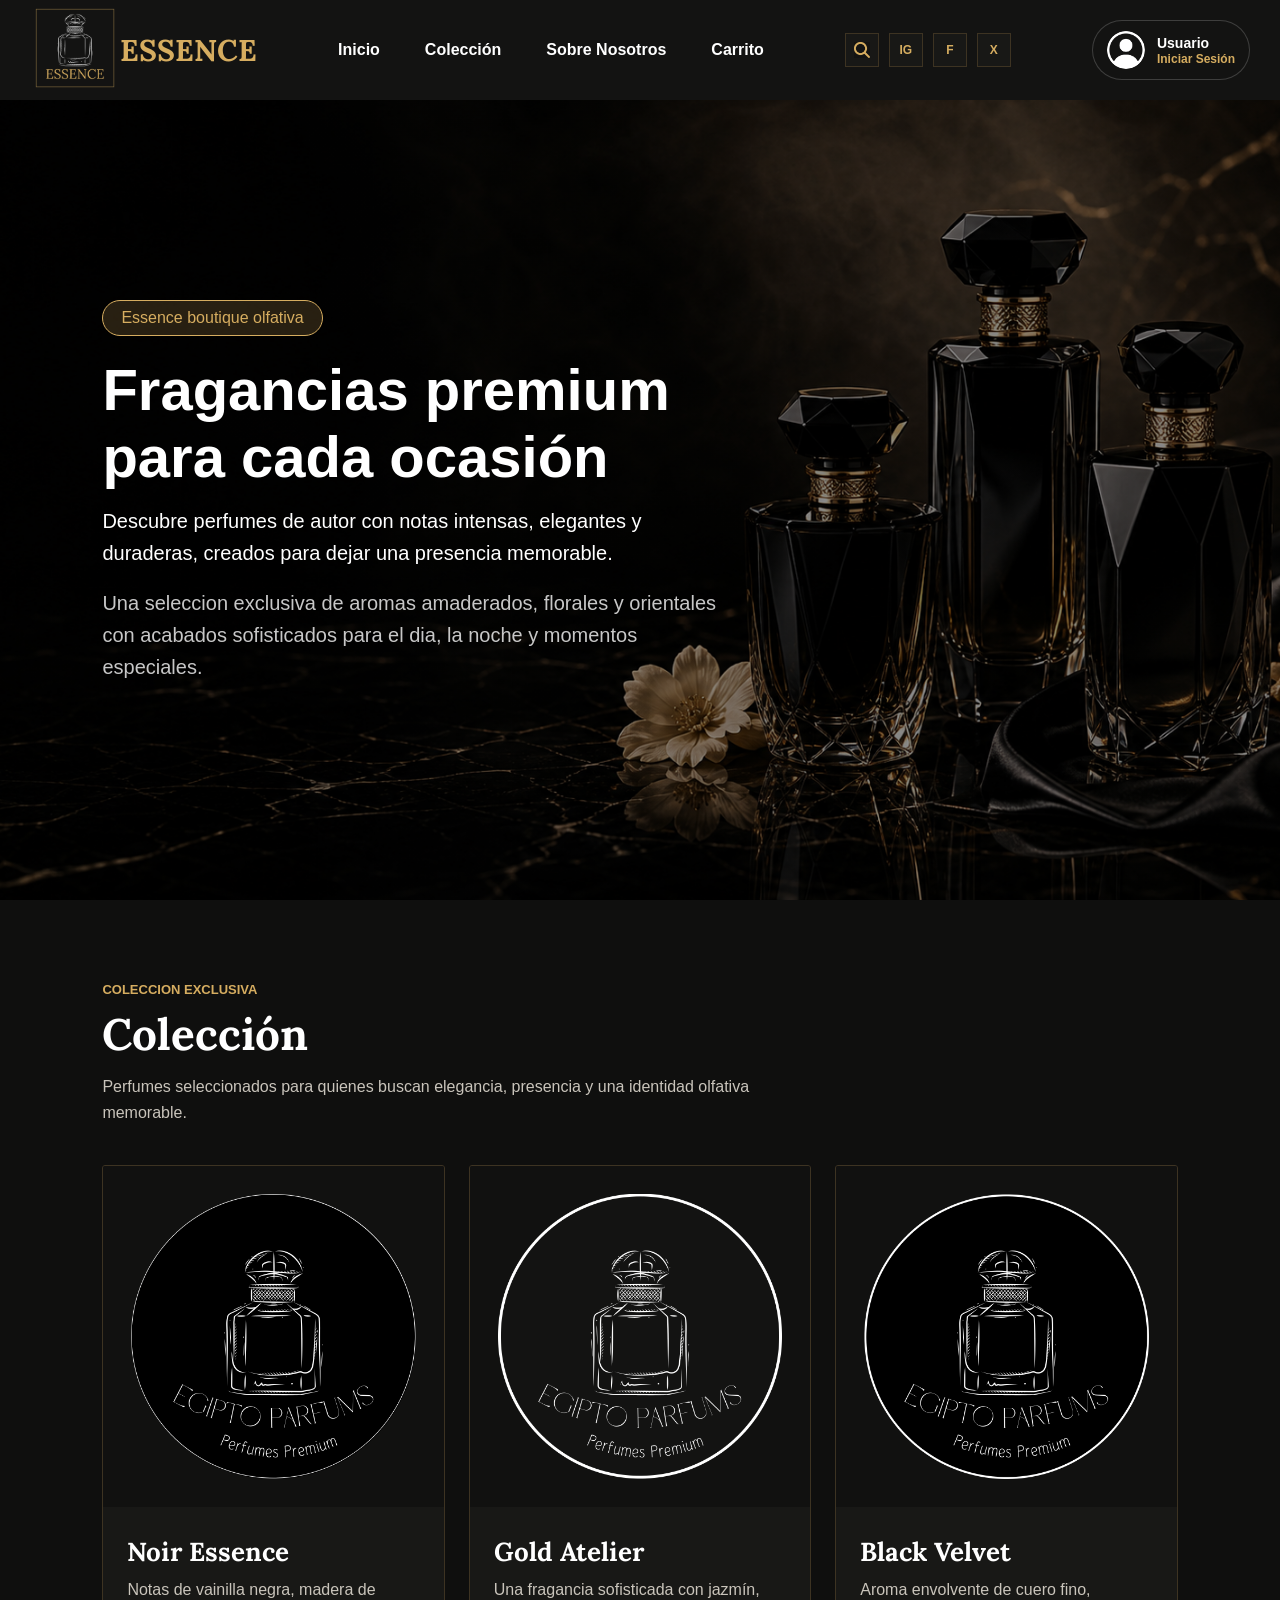
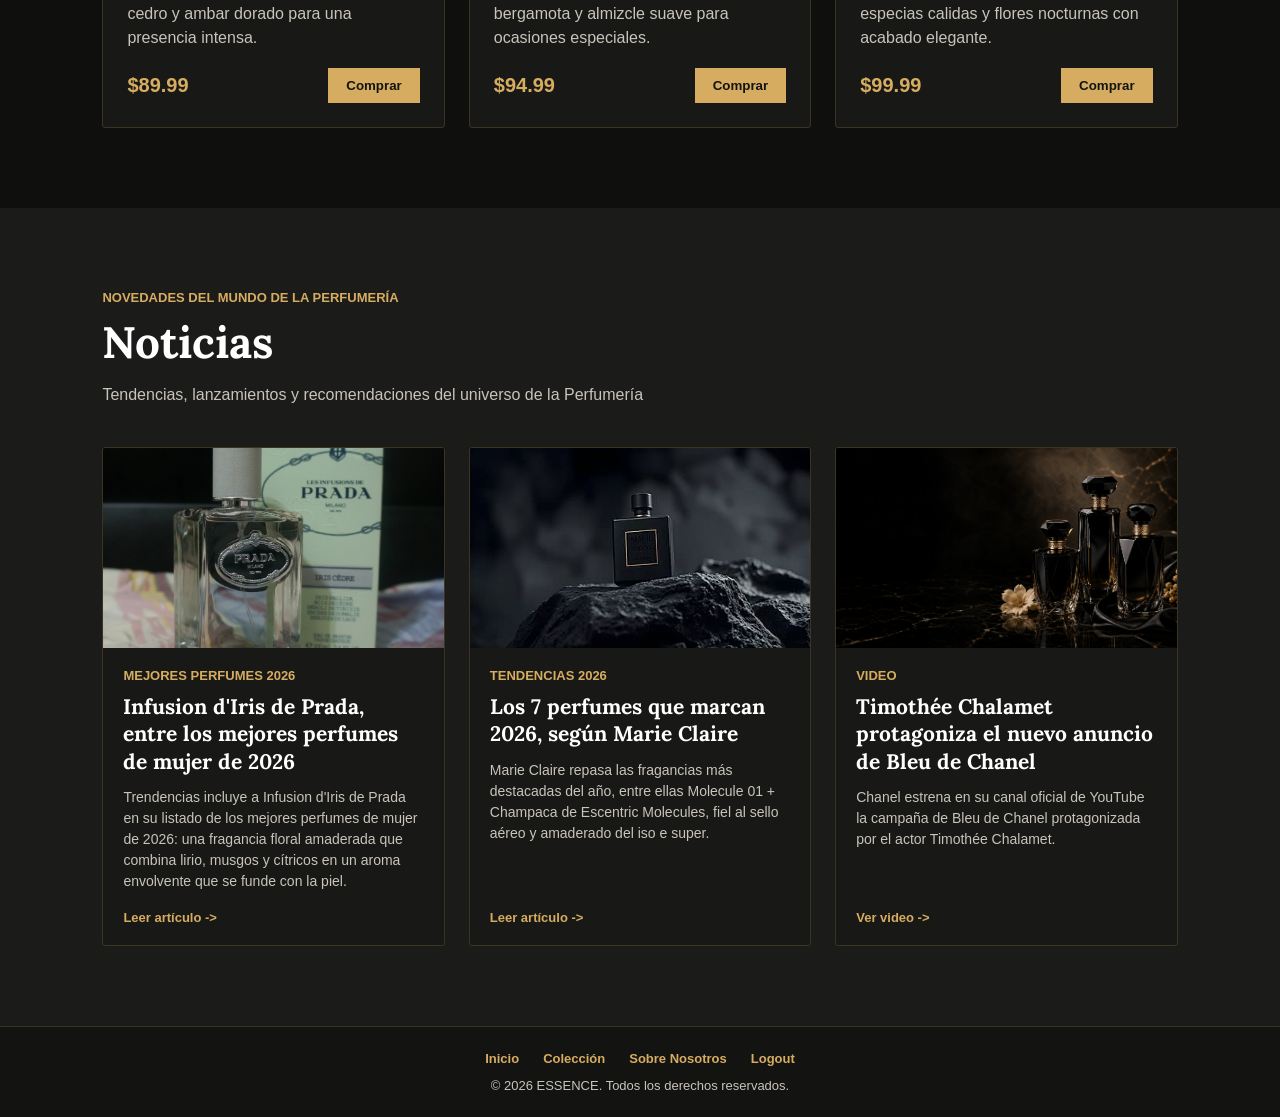
<file: src/main/webapp/index.html>
<!DOCTYPE html>
<html lang="en">
<head>
    <meta charset="UTF-8">
    <meta name="viewport" content="width=device-width, initial-scale=1.0">
    <title>Mahmoud Parfums</title>
    <link rel="stylesheet" href="css/style.css">
    <link rel="preconnect" href="https://fonts.googleapis.com">
    <link rel="preconnect" href="https://fonts.gstatic.com" crossorigin>
    <link href="https://fonts.googleapis.com/css2?family=Lora:ital,wght@0,400..700;1,400..700&display=swap" rel="stylesheet">
</head>
<body>
    
    <header>
        <nav>
            <div class="logo">
                <a href="">
                    <img src="assets/logo.png">
                </a>
                <a href=""><h2>ESSENCE</h2></a>
            </div>
            <div class="nav-links">
                <a href="index.html">Inicio</a>
                <a href="productos.html">Colección</a>
                <a href="">Sobre Nosotros</a>
                <a href="">Carrito</a>
            </div>
            <div class="top-icons">
                <a href="https://www.google.com" aria-label="Buscar en Google">
                    <img src="assets/lupa.png" alt="Buscar" class="search-icon">
                </a>
                <a href="https://www.instagram.com" aria-label="Instagram">IG</a>
                <a href="https://www.facebook.com" aria-label="Facebook">F</a>
                <a href="https://www.x.com" aria-label="X">X</a>
            </div>
            <div class="perfil">
                <img src="assets/IconoPerfil.png" alt="Icono de perfil">
                <div class="perfil-info">
                    <h4>Usuario</h4>
                    <a href="login.html">Iniciar Sesión</a>
                </div>
            </div>
        </nav>

        <section class="hero">
            <div class="hero-content">
                <div class="tag">
                    Essence boutique olfativa
                </div>

                <h1>Fragancias premium para cada ocasión</h1>

                <p>
                    Descubre perfumes de autor con notas intensas, elegantes y duraderas, creados para dejar una presencia memorable.
                </p>

                <p style="color: #ffffffc7;">
                    Una seleccion exclusiva de aromas amaderados, florales y orientales con acabados sofisticados para el dia, la noche y momentos especiales.
                </p>

            </div>
        </section>
    </header>

    <main>
        <section class="coleccion" id="coleccion">
            <div class="section-title">
                <span>Coleccion exclusiva</span>
                <h2>Colección</h2>
                <p>Perfumes seleccionados para quienes buscan elegancia, presencia y una identidad olfativa memorable.</p>
            </div>

            <div class="cards-coleccion">
                <article class="card-perfume">
                    <img src="assets/LogoPerfume.png" alt="Perfume Noir Essence">
                    <div class="card-info">
                        <h3>Noir Essence</h3>
                        <p>Notas de vainilla negra, madera de cedro y ambar dorado para una presencia intensa.</p>
                        <div class="card-compra">
                            <p class="precio">$89.99</p>
                            <button type="button">Comprar</button>
                        </div>
                    </div>
                </article>

                <article class="card-perfume">
                    <img src="assets/LogoPerfume1.png" alt="Perfume Gold Atelier">
                    <div class="card-info">
                        <h3>Gold Atelier</h3>
                        <p>Una fragancia sofisticada con jazmín, bergamota y almizcle suave para ocasiones especiales.</p>
                        <div class="card-compra">
                            <p class="precio">$94.99</p>
                            <button type="button">Comprar</button>
                        </div>
                    </div>
                </article>

                <article class="card-perfume">
                    <img src="assets/LogoPerfume (1).png" alt="Perfume Black Velvet">
                    <div class="card-info">
                        <h3>Black Velvet</h3>
                        <p>Aroma envolvente de cuero fino, especias calidas y flores nocturnas con acabado elegante.</p>
                        <div class="card-compra">
                            <p class="precio">$99.99</p>
                            <button type="button">Comprar</button>
                        </div>
                    </div>
                </article>
            </div>
        </section>

        <section class="news">
            <div class="section-title">
                <span>Novedades del Mundo de la Perfumería</span>
                <h2>Noticias</h2>
                <p>Tendencias, lanzamientos y recomendaciones del universo de la Perfumería</p>
            </div>
            <div class="news-collection">
                <article class="news-cards">
                    <img src="assets/prada-infusion-iris.jpg" alt="Prada Infusion d'Iris">
                    <div class="news-info">
                        <span>Mejores perfumes 2026</span>
                        <h3>Infusion d'Iris de Prada, entre los mejores perfumes de mujer de 2026</h3>
                        <p>Trendencias incluye a Infusion d'Iris de Prada en su listado de los mejores perfumes de mujer de 2026: una fragancia floral amaderada que combina lirio, musgos y cítricos en un aroma envolvente que se funde con la piel.</p>
                        <a href="https://www.trendencias.com/belleza/32-mejores-perfumes-para-mujer-2026-huelen-espectacular-no-pasan-desapercibidos" target="_blank" rel="noopener">Leer artículo -></a>
                    </div>
                </article>

                <article class="news-cards">
                    <img src="assets/banner1.jpg" alt="Molecule 01 + Champaca de Escentric Molecules">
                    <div class="news-info">
                        <span>Tendencias 2026</span>
                        <h3>Los 7 perfumes que marcan 2026, según Marie Claire</h3>
                        <p>Marie Claire repasa las fragancias más destacadas del año, entre ellas Molecule 01 + Champaca de Escentric Molecules, fiel al sello aéreo y amaderado del iso e super.</p>
                        <a href="https://www.marie-claire.es/belleza/mejores-perfumes-nuevos-2026.html" target="_blank" rel="noopener">Leer artículo -></a>
                    </div>
                </article>

                <article class="news-cards">
                    <img src="assets/banner-perfumes-negros-elegantes.png" alt="Anuncio de Bleu de Chanel con Timothée Chalamet">
                    <div class="news-info">
                        <span>Video</span>
                        <h3>Timothée Chalamet protagoniza el nuevo anuncio de Bleu de Chanel</h3>
                        <p>Chanel estrena en su canal oficial de YouTube la campaña de Bleu de Chanel protagonizada por el actor Timothée Chalamet.</p>
                        <a href="https://www.youtube.com/watch?v=OYR3VhXp8ZY" target="_blank" rel="noopener">Ver video -></a>
                    </div>
                </article>
            </div>
        </section>

    </main>

    <footer class="footer">
        <div class="footer-menu">
            <a href="index.html">Inicio</a>
            <a href="index.html#coleccion">Colección</a>
            <a href="contacto.html">Sobre Nosotros</a>
            <a href="login.html">Logout</a>
        </div>
        <p>&copy; 2026 ESSENCE. Todos los derechos reservados.</p>
    </footer>
</body>
</html>
</file>
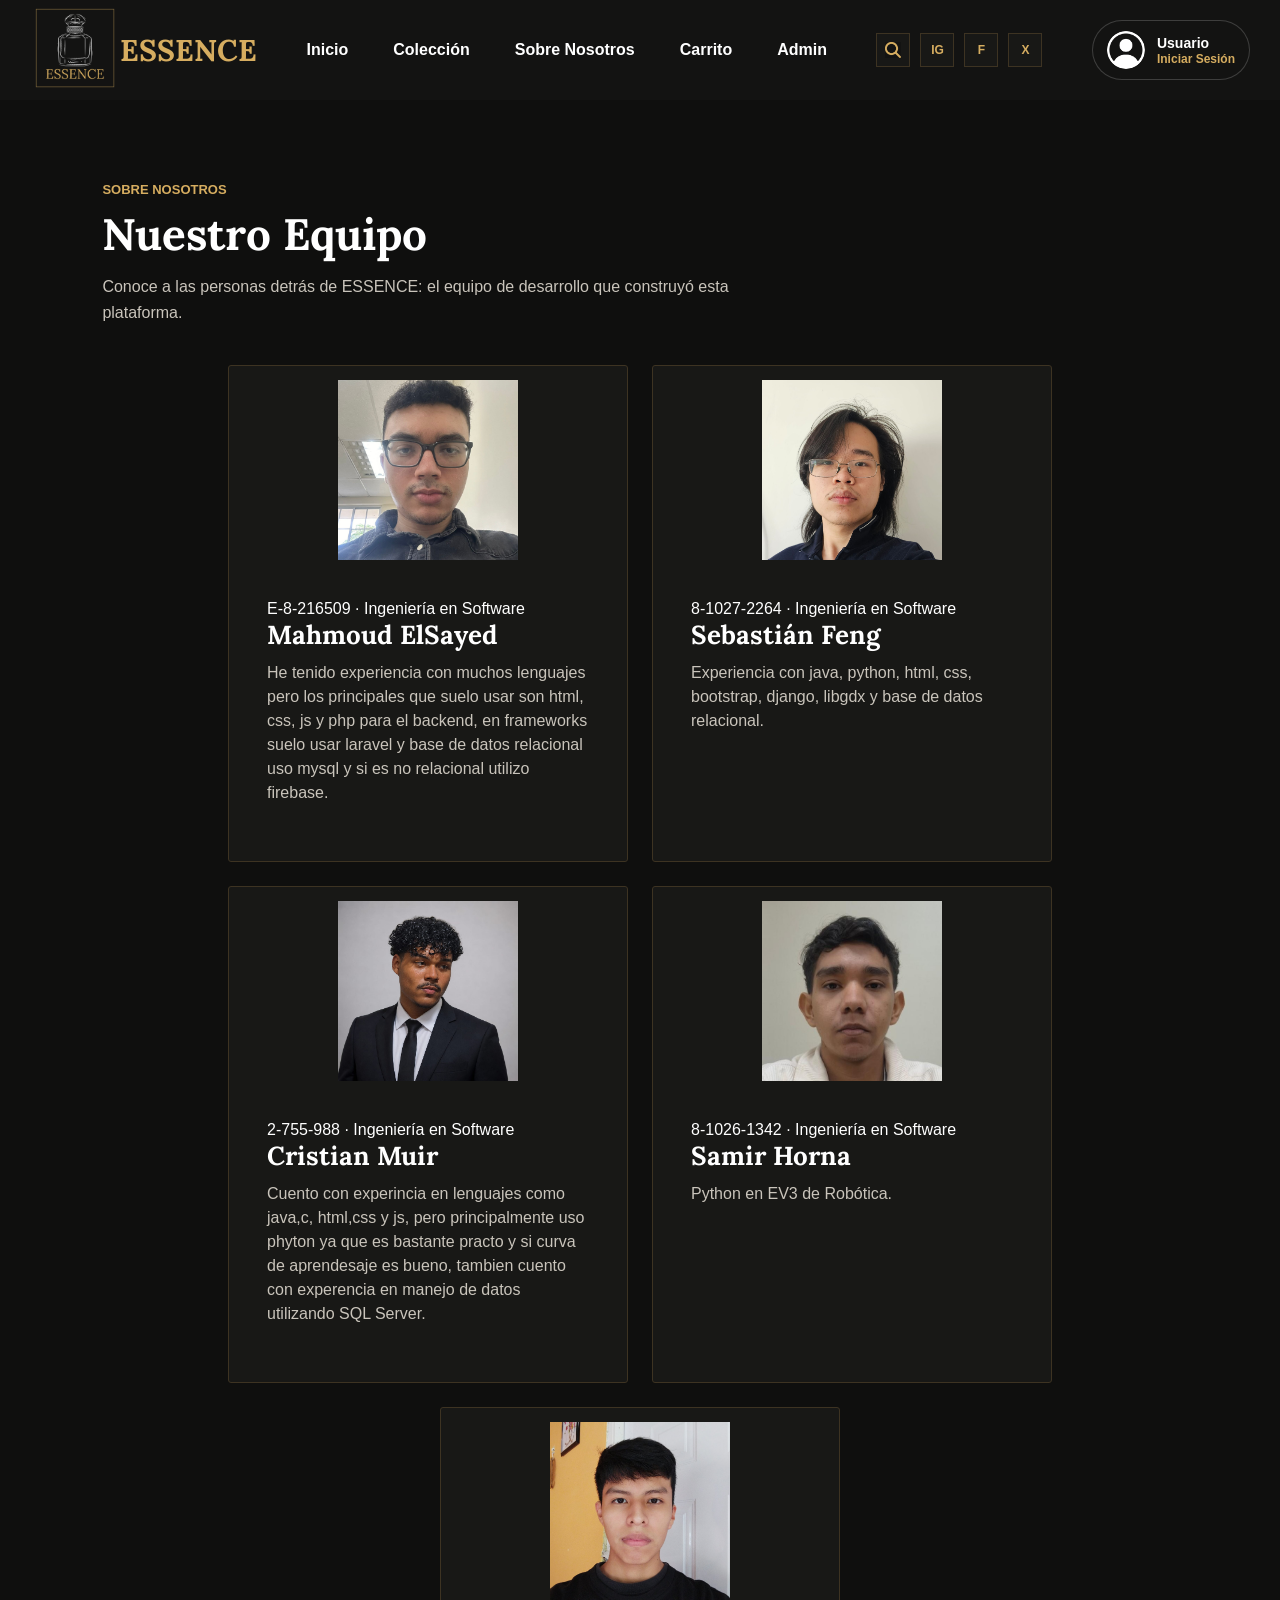
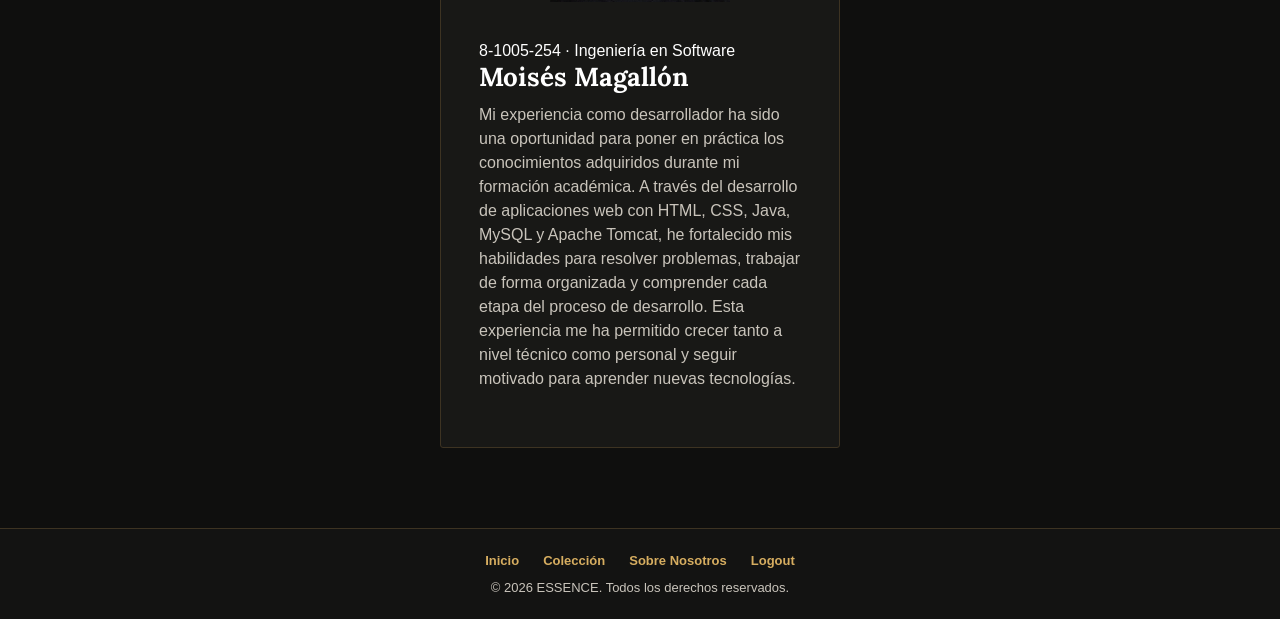
<file: src/main/webapp/contacto.html>
<!DOCTYPE html>
<html lang="en">
<head>
    <meta charset="UTF-8">
    <meta name="viewport" content="width=device-width, initial-scale=1.0">
    <title>Sobre Nosotros</title>
    <link rel="stylesheet" href="css/style.css">
    <link rel="preconnect" href="https://fonts.googleapis.com">
    <link rel="preconnect" href="https://fonts.gstatic.com" crossorigin>
    <link href="https://fonts.googleapis.com/css2?family=Lora:ital,wght@0,400..700;1,400..700&display=swap" rel="stylesheet">
</head>
<body>
    
    <!-- Banner superior: logo, menu de navegacion completo e iconos de busqueda/redes -->
    <header>
        <nav>
            <div class="logo">
                <a href="index.jsp">
                    <img src="assets/logo.png">
                </a>
                <a href="index.jsp"><h2>ESSENCE</h2></a>
            </div>
            <div class="nav-links">
                <a href="index.jsp">Inicio</a>
                <a href="productos.jsp">Colección</a>
                <a href="contacto.html">Sobre Nosotros</a>
                <a href="carrito.jsp">Carrito</a>
                <a href="admin.jsp">Admin</a>
            </div>
            <div class="top-icons">
                <a href="https://www.google.com">
                    <img src="assets/lupa.png" alt="Buscar" class="search-icon">
                </a>
                <a href="https://www.instagram.com">IG</a>
                <a href="https://www.facebook.com">F</a>
                <a href="https://www.x.com">X</a>
            </div>
            <div class="perfil">
                <img src="assets/IconoPerfil.png" alt="Icono de perfil">
                <div class="perfil-info">
                    <h4>Usuario</h4>
                    <a href="login.html">Iniciar Sesión</a>
                </div>
            </div>
        </nav>
    </header>

    <!-- Contenido principal: una tarjeta por integrante del equipo (foto, cedula, carrera y experiencia) -->
    <main>
        <section class="coleccion">
            <div class="section-title">
                <span>Sobre Nosotros</span>
                <h2>Nuestro Equipo</h2>
                <p>Conoce a las personas detrás de ESSENCE: el equipo de desarrollo que construyó esta plataforma.</p>
            </div>

            <div class="cards-coleccion-perfiles">
                <article class="cards-perfiles">
                    <img src="assets/mahmoud.jpeg" alt="Mahmoud">
                    <div class="card-info">
                        <span>E-8-216509 · Ingeniería en Software</span>
                        <h3>Mahmoud ElSayed</h3>
                        <p>
                            He tenido experiencia con muchos lenguajes pero los principales que suelo usar son html, css, js y php para el backend, en frameworks suelo usar laravel y base de datos relacional uso mysql y si es no relacional utilizo firebase.
                        </p>
                    </div>
                </article>

                <article class="cards-perfiles">
                    <img src="assets/sebas.jpeg" alt="Sebastian">
                    <div class="card-info">
                        <span>8-1027-2264 · Ingeniería en Software</span>
                        <h3>Sebastián Feng</h3>
                        <p>Experiencia con java, python, html, css, bootstrap, django, libgdx y base de datos relacional.</p>
                    </div>
                </article>

                <article class="cards-perfiles">
                    <img src="assets/cristian2.jpeg" alt="Cristian">
                    <div class="card-info">
                        <span>2-755-988 · Ingeniería en Software</span>
                        <h3>Cristian Muir</h3>
                        <p>
                            Cuento con experincia en lenguajes como java,c, html,css y js, pero principalmente uso phyton ya que es bastante practo y si curva de aprendesaje es bueno, tambien cuento con experencia en manejo de datos utilizando SQL Server.
                        </p>
                    </div>
                </article>

                <article class="cards-perfiles">
                    <img src="assets/samir.jpg" alt="Samir">
                    <div class="card-info">
                        <span>8-1026-1342 · Ingeniería en Software</span>
                        <h3>Samir Horna</h3>
                        <p>
                            Python en EV3 de Robótica.
                        </p>
                    </div>
                </article>

                <article class="cards-perfiles">
                    <img src="assets/Moises.jpg" alt="Moises">
                    <div class="card-info">
                        <span>8-1005-254 · Ingeniería en Software</span>
                        <h3>Moisés Magallón</h3>
                        <p>
                            Mi experiencia como desarrollador ha sido una oportunidad para poner en práctica los conocimientos adquiridos durante mi formación académica. 
                            A través del desarrollo de aplicaciones web con HTML, CSS, Java, MySQL y Apache Tomcat, he fortalecido mis habilidades para resolver problemas, trabajar de forma organizada y comprender cada etapa del proceso de desarrollo. 
                            Esta experiencia me ha permitido crecer tanto a nivel técnico como personal y seguir motivado para aprender nuevas tecnologías.
                        </p>
                    </div>
                </article>
            </div>
        </section>
    </main>

    <!-- Pie de pagina: version reducida del menu, copyright y logout -->
    <footer class="footer">
        <div class="footer-menu">
            <a href="index.jsp">Inicio</a>
            <a href="productos.jsp">Colección</a>
            <a href="contacto.html">Sobre Nosotros</a>
            <a href="logout.jsp">Logout</a>
        </div>
        <p>&copy; 2026 ESSENCE. Todos los derechos reservados.</p>
    </footer>
</body>
</html>
</file>
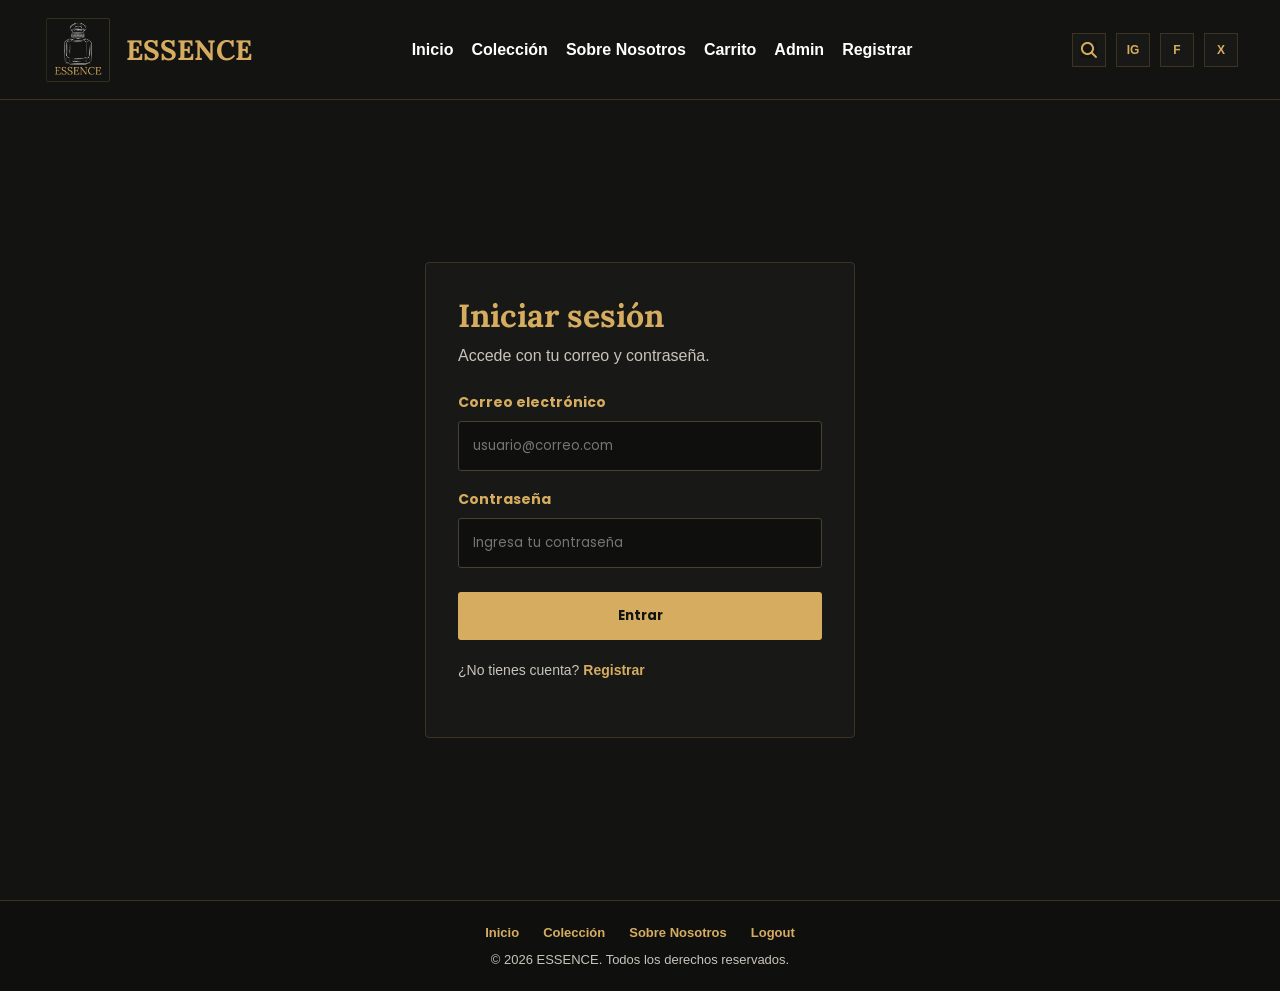
<file: src/main/webapp/login.html>
<!DOCTYPE html>
<html lang="en">
<head>
    <meta charset="UTF-8">
    <meta name="viewport" content="width=device-width, initial-scale=1.0">
    <title>Iniciar Sesión</title>
    <link rel="stylesheet" href="css/login.css">
    <link rel="preconnect" href="https://fonts.googleapis.com">
    <link rel="preconnect" href="https://fonts.gstatic.com" crossorigin>
    <link href="https://fonts.googleapis.com/css2?family=Lora:ital,wght@0,400..700;1,400..700&family=Poppins:wght@400;600;700&display=swap" rel="stylesheet">
</head>
<body>
    <!-- Banner superior: logo, menu de navegacion completo e iconos de busqueda/redes -->
    <header>
        <nav class="login-nav">
            <a href="index.jsp" class="logo">
                <img src="assets/logo.png" alt="Logo ESSENCE">
                <span>ESSENCE</span>
            </a>

            <div class="nav-links">
                <a href="index.jsp">Inicio</a>
                <a href="productos.jsp">Colección</a>
                <a href="contacto.html">Sobre Nosotros</a>
                <a href="carrito.jsp">Carrito</a>
                <a href="admin.jsp">Admin</a>
                <a href="registro.html">Registrar</a>
            </div>
            <div class="top-icons">
                <a href="https://www.google.com">
                    <img src="assets/lupa.png" alt="Buscar" class="search-icon">
                </a>
                <a href="https://www.instagram.com">IG</a>
                <a href="https://www.facebook.com">F</a>
                <a href="https://www.x.com">X</a>
            </div>
        </nav>
    </header>

    <!-- Contenido principal: formulario de inicio de sesion -->
    <main class="main-container">
        <section class="form-card">
            <h2>Iniciar sesión</h2>
            <p>Accede con tu correo y contraseña.</p>

            <form action="procesarLogin.jsp" method="post">
                <label for="login-email">Correo electrónico</label>
                <input type="email" id="login-email" name="login-email" placeholder="usuario@correo.com">

                <label for="login-password">Contraseña</label>
                <input type="password" id="login-password" name="login-password" placeholder="Ingresa tu contraseña">

                <button type="submit">Entrar</button>
            </form>

            <p class="form-link">¿No tienes cuenta? <a href="registro.html">Registrar</a></p>
        </section>
    </main>

    <!-- Pie de pagina: version reducida del menu, copyright y logout -->
    <footer class="footer">
        <div class="footer-menu">
            <a href="index.jsp">Inicio</a>
            <a href="productos.jsp">Colección</a>
            <a href="contacto.html">Sobre Nosotros</a>
            <a href="logout.jsp">Logout</a>
        </div>
        <p>&copy; 2026 ESSENCE. Todos los derechos reservados.</p>
    </footer>
</body>
</html>
</file>
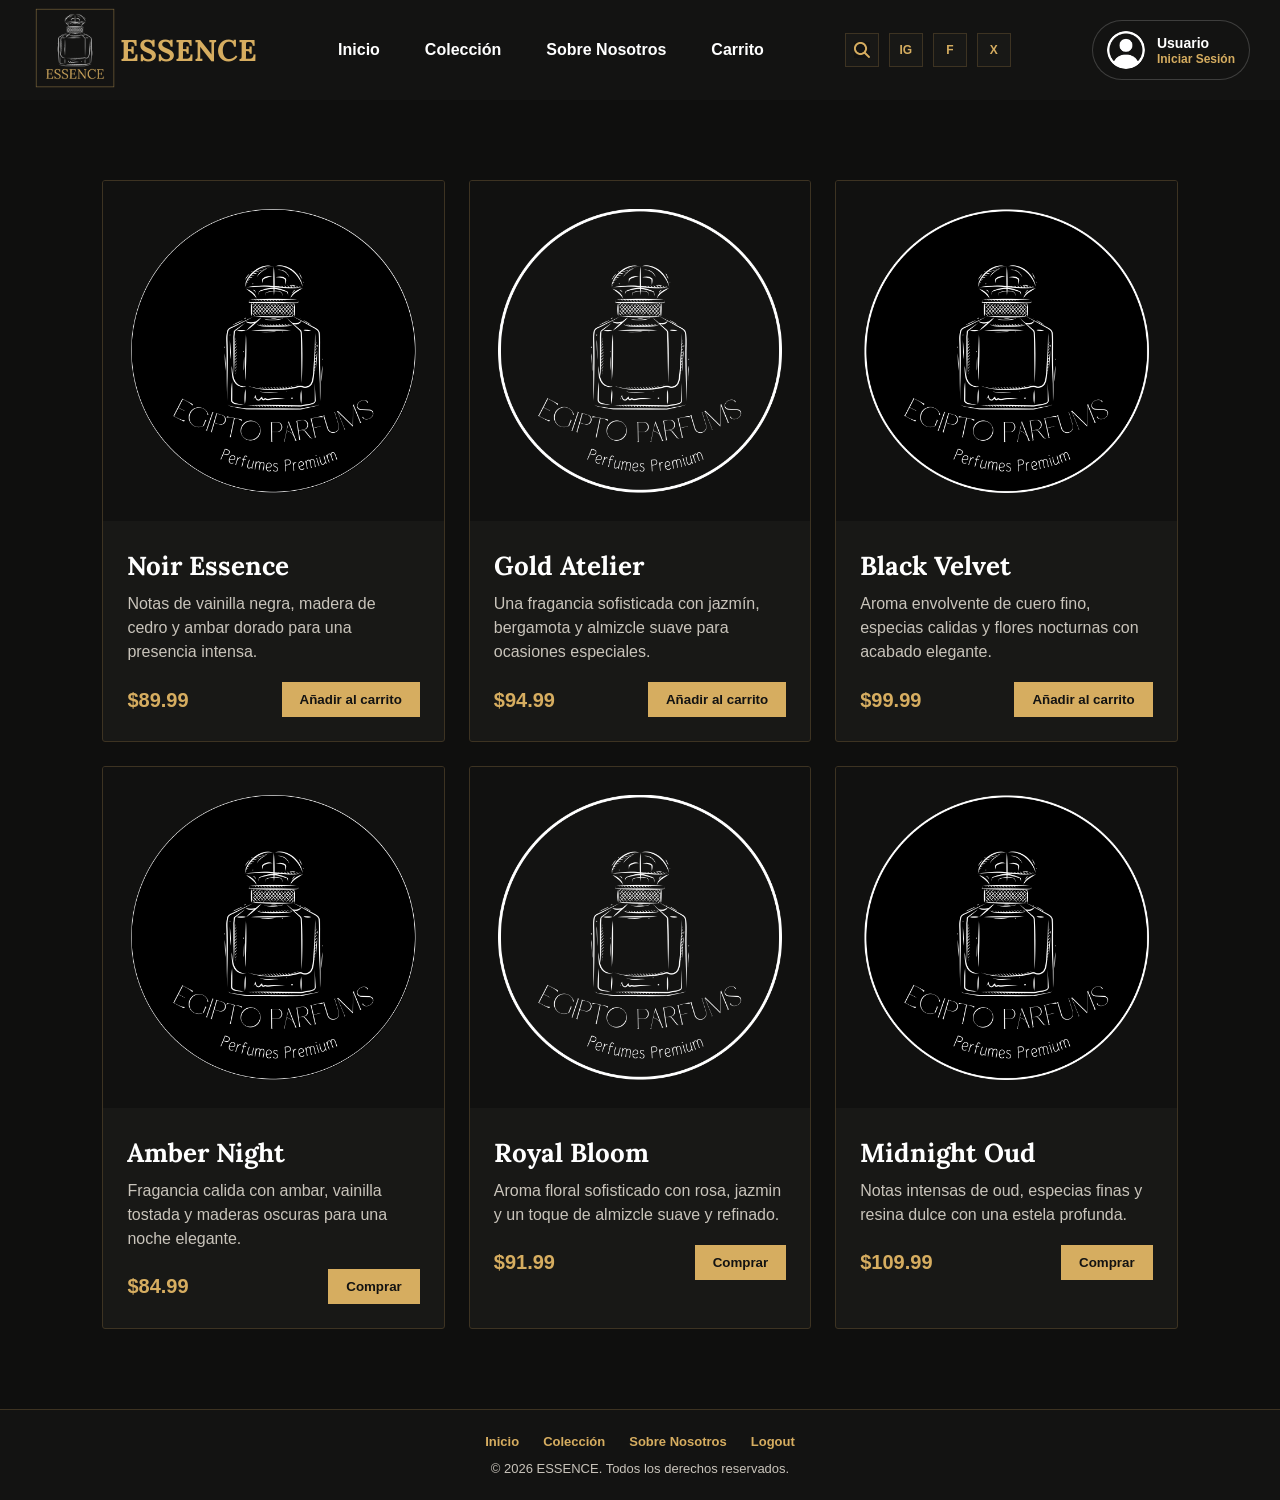
<file: src/main/webapp/productos.html>
<!DOCTYPE html>
<html lang="en">
<head>
    <meta charset="UTF-8">
    <meta name="viewport" content="width=device-width, initial-scale=1.0">
    <title>Colección</title>
    <link rel="stylesheet" href="css/style.css">
    <link rel="preconnect" href="https://fonts.googleapis.com">
    <link rel="preconnect" href="https://fonts.gstatic.com" crossorigin>
    <link href="https://fonts.googleapis.com/css2?family=Lora:ital,wght@0,400..700;1,400..700&display=swap" rel="stylesheet">
</head>
<body>
    
    <header>
        <nav>
            <div class="logo">
                <a href="">
                    <img src="assets/logo.png">
                </a>
                <a href=""><h2>ESSENCE</h2></a>
            </div>
            <div class="nav-links">
                <a href="index.html">Inicio</a>
                <a href="">Colección</a>
                <a href="">Sobre Nosotros</a>
                <a href="">Carrito</a>
            </div>
            <div class="top-icons">
                <a href="https://www.google.com" aria-label="Buscar en Google">
                    <img src="assets/lupa.png" alt="Buscar" class="search-icon">
                </a>
                <a href="https://www.instagram.com" aria-label="Instagram">IG</a>
                <a href="https://www.facebook.com" aria-label="Facebook">F</a>
                <a href="https://www.x.com" aria-label="X">X</a>
            </div>
            <div class="perfil">
                <img src="assets/IconoPerfil.png" alt="Icono de perfil">
                <div class="perfil-info">
                    <h4>Usuario</h4>
                    <a href="login.html">Iniciar Sesión</a>
                </div>
            </div>
        </nav>
    </header>

    <main>
        <section class="coleccion" id="coleccion">
            <div class="cards-coleccion">
                <article class="card-perfume">
                    <img src="assets/LogoPerfume.png" alt="Perfume Noir Essence">
                    <div class="card-info">
                        <h3>Noir Essence</h3>
                        <p>Notas de vainilla negra, madera de cedro y ambar dorado para una presencia intensa.</p>
                        <div class="card-compra">
                            <p class="precio">$89.99</p>
                            <button type="button">Añadir al carrito</button>
                        </div>
                    </div>
                </article>

                <article class="card-perfume">
                    <img src="assets/LogoPerfume1.png" alt="Perfume Gold Atelier">
                    <div class="card-info">
                        <h3>Gold Atelier</h3>
                        <p>Una fragancia sofisticada con jazmín, bergamota y almizcle suave para ocasiones especiales.</p>
                        <div class="card-compra">
                            <p class="precio">$94.99</p>
                            <button type="button">Añadir al carrito</button>
                        </div>
                    </div>
                </article>

                <article class="card-perfume">
                    <img src="assets/LogoPerfume (1).png" alt="Perfume Black Velvet">
                    <div class="card-info">
                        <h3>Black Velvet</h3>
                        <p>Aroma envolvente de cuero fino, especias calidas y flores nocturnas con acabado elegante.</p>
                        <div class="card-compra">
                            <p class="precio">$99.99</p>
                            <button type="button">Añadir al carrito</button>
                        </div>
                    </div>
                </article>

                <article class="card-perfume">
                    <img src="assets/LogoPerfume.png" alt="Perfume Amber Night">
                    <div class="card-info">
                        <h3>Amber Night</h3>
                        <p>Fragancia calida con ambar, vainilla tostada y maderas oscuras para una noche elegante.</p>
                        <div class="card-compra">
                            <p class="precio">$84.99</p>
                            <button type="button">Comprar</button>
                        </div>
                    </div>
                </article>

                <article class="card-perfume">
                    <img src="assets/LogoPerfume1.png" alt="Perfume Royal Bloom">
                    <div class="card-info">
                        <h3>Royal Bloom</h3>
                        <p>Aroma floral sofisticado con rosa, jazmin y un toque de almizcle suave y refinado.</p>
                        <div class="card-compra">
                            <p class="precio">$91.99</p>
                            <button type="button">Comprar</button>
                        </div>
                    </div>
                </article>

                <article class="card-perfume">
                    <img src="assets/LogoPerfume (1).png" alt="Perfume Midnight Oud">
                    <div class="card-info">
                        <h3>Midnight Oud</h3>
                        <p>Notas intensas de oud, especias finas y resina dulce con una estela profunda.</p>
                        <div class="card-compra">
                            <p class="precio">$109.99</p>
                            <button type="button">Comprar</button>
                        </div>
                    </div>
                </article>
            </div>
        </section>
    </main>

    <footer class="footer">
        <div class="footer-menu">
            <a href="index.html">Inicio</a>
            <a href="index.html#coleccion">Colección</a>
            <a href="contacto.html">Sobre Nosotros</a>
            <a href="login.html">Logout</a>
        </div>
        <p>&copy; 2026 ESSENCE. Todos los derechos reservados.</p>
    </footer>
</body>
</html>
</file>
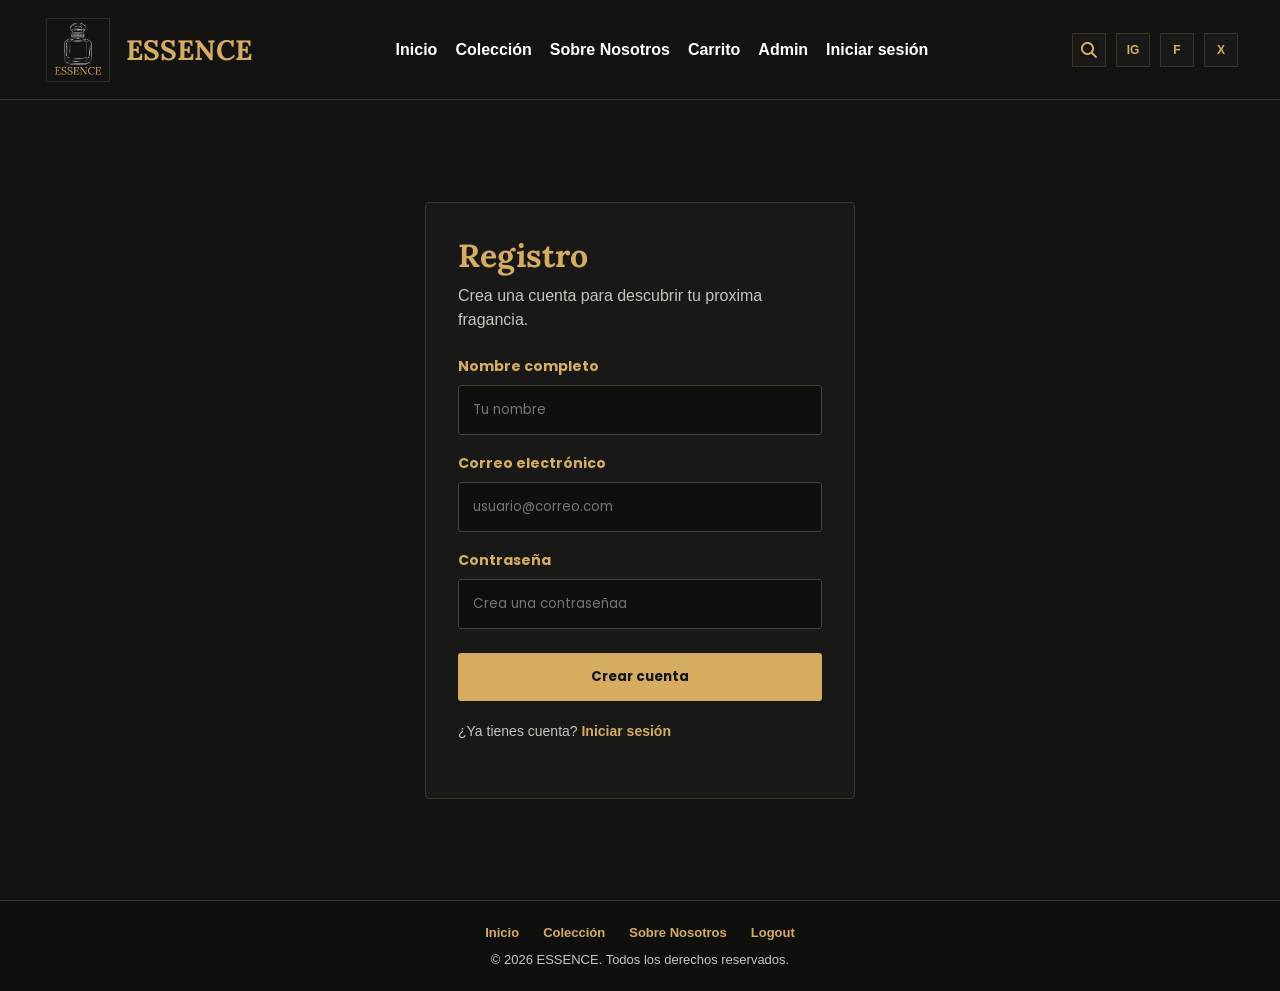
<file: src/main/webapp/registro.html>
<!DOCTYPE html>
<html lang="en">
<head>
    <meta charset="UTF-8">
    <meta name="viewport" content="width=device-width, initial-scale=1.0">
    <title>Registrar</title>
    <link rel="stylesheet" href="css/login.css">
    <link rel="preconnect" href="https://fonts.googleapis.com">
    <link rel="preconnect" href="https://fonts.gstatic.com" crossorigin>
    <link href="https://fonts.googleapis.com/css2?family=Lora:ital,wght@0,400..700;1,400..700&family=Poppins:wght@400;600;700&display=swap" rel="stylesheet">
</head>
<body>
    <!-- Banner superior: logo, menu de navegacion completo e iconos de busqueda/redes -->
    <header>
        <nav class="login-nav">
            <a href="index.jsp" class="logo">
                <img src="assets/logo.png" alt="Logo ESSENCE">
                <span>ESSENCE</span>
            </a>

            <div class="nav-links">
                <a href="index.jsp">Inicio</a>
                <a href="productos.jsp">Colección</a>
                <a href="contacto.html">Sobre Nosotros</a>
                <a href="carrito.jsp">Carrito</a>
                <a href="admin.jsp">Admin</a>
                <a href="login.html">Iniciar sesión</a>
            </div>
            <div class="top-icons">
                <a href="https://www.google.com">
                    <img src="assets/lupa.png" alt="Buscar" class="search-icon">
                </a>
                <a href="https://www.instagram.com">IG</a>
                <a href="https://www.facebook.com">F</a>
                <a href="https://www.x.com">X</a>
            </div>
        </nav>
    </header>

    <!-- Contenido principal: formulario de registro de un cliente nuevo -->
    <main class="main-container">
        <section class="form-card">
            <h2>Registro</h2>
            <p>Crea una cuenta para descubrir tu proxima fragancia.</p>

            <form action="procesarRegistro.jsp" method="post">
                <label for="register-name">Nombre completo</label>
                <input type="text" id="register-name" name="register-name" placeholder="Tu nombre">

                <label for="register-email">Correo electrónico</label>
                <input type="email" id="register-email" name="register-email" placeholder="usuario@correo.com">

                <label for="register-password">Contraseña</label>
                <input type="password" id="register-password" name="register-password" placeholder="Crea una contraseñaa">

                <button type="submit">Crear cuenta</button>
            </form>

            <p class="form-link">¿Ya tienes cuenta? <a href="login.html">Iniciar sesión</a></p>
        </section>
    </main>

    <!-- Pie de pagina: version reducida del menu, copyright y logout -->
    <footer class="footer">
        <div class="footer-menu">
            <a href="index.jsp">Inicio</a>
            <a href="productos.jsp">Colección</a>
            <a href="contacto.html">Sobre Nosotros</a>
            <a href="logout.jsp">Logout</a>
        </div>
        <p>&copy; 2026 ESSENCE. Todos los derechos reservados.</p>
    </footer>
</body>
</html>
</file>
<file: src/main/webapp/css/style.css>
* {
  margin: 0;
  padding: 0;
  box-sizing: border-box;
}

body {
  min-height: 100vh;
  background-color: #0f0f0e;
  font-family: Verdana, Geneva, Tahoma, sans-serif;
}
/* ------------------------------------------------------------------------
    SECCIÓN DE NAVEGACIÓN
    -----------------------------------------------------------------------*/
nav {
  display: flex;
  flex-direction: row;
  align-items: center;
  justify-content: space-between;

  width: 100%;
  height: 100px;
  background-color: #131312;
  position: relative;
  padding: 30px;
}

a {
  text-decoration: none;
  font-weight: bold;
}

.logo {
  display: flex;
  align-items: center;
}
.logo img {
  width: 90px;
  object-fit: contain;
}
.logo h2 {
  font-family: "Lora";
  color: #d6ad60;
  font-size: 30px;
}

.nav-links {
  list-style: none;
  display: flex;
  gap: 45px;
  margin: 0;
  padding: 0;
}

.nav-links a {
  color: white;
  
}

.top-icons {
  display: flex;
  align-items: center;
  gap: 10px;
}

.top-icons a {
  width: 34px;
  height: 34px;
  display: flex;
  align-items: center;
  justify-content: center;
  color: #d6ad60;
  border: 1px solid #3d3322;
  background-color: #181816;
  font-size: 12px;
}

.search-icon {
  width: 16px;
  height: 16px;
  object-fit: contain;
}


.perfil {
  display: flex;
  flex-direction: row;
  align-items: center;
  gap: 12px;
  min-width: 150px;
  padding: 10px 14px;
  border: 1px solid #ffffff2e;
  border-radius: 999px;
  background-color: #131312;
}

.perfil img {
  width: 38px;
  height: 38px;
  object-fit: contain;
  border-radius: 50%;
  background-color: #131312;
}

.perfil-info {
  display: flex;
  flex-direction: column;
  gap: 3px;
  line-height: 1;
}

.perfil-info h4 {
  color: white;
  font-size: 14px;
}

.perfil-info a {
  color: #d6ad60;
  font-size: 12px;
  font-weight: bold;
}

/* ------------------------------------------------------------------------
    HERO
    -----------------------------------------------------------------------*/

.hero {
  min-height: calc(100vh - 100px);

  background-image: linear-gradient(#00000073, #00000073),
                    url("../assets/banner-perfumes-negros-elegantes.png");
  background-size: cover;
  background-position: center;

  display: flex;
  align-items: center;
  justify-content: flex-start;

  color: white;
  text-align: left;
  padding: 0 8%;
}

.hero-content {
  max-width: 620px;
  padding: 20px 0;
}

.tag {
  display: inline-block;
  padding: 8px 18px;
  margin-bottom: 20px;

  color: #d6ad60;
  border: 1px solid #d6ad60;
  border-radius: 999px;
  background-color: #d6ad602e;
}

.hero h1 {
  font-size: 58px;
  margin-bottom: 15px;
}

.hero p {
  font-size: 20px;
  line-height: 1.6;
  margin-bottom: 18px;
}


/* ------------------------------------------------------------------------
    SECCIÓN DE COLECCIÓN DE PRODUCTOS
    -----------------------------------------------------------------------*/

.coleccion {
  padding: 80px 8%;
  background-color: #0f0f0e;
  color: white;
}

.section-title {
  max-width: 680px;
  margin-bottom: 40px;
}

.section-title span {
  color: #d6ad60;
  font-weight: bold;
  text-transform: uppercase;
  font-size: 13px;
}

.section-title h2 {
  font-family: "Lora";
  font-size: 44px;
  margin: 8px 0 12px;
}

.section-title p {
  color: #c9c4bb;
  line-height: 1.6;
}

.cards-coleccion {
  display: grid;
  grid-template-columns: repeat(3, 1fr);
  gap: 24px;
}

.card-perfume {
  background-color: #181816;
  border: 1px solid #3d3322;
  border-radius: 3px;
  overflow: hidden;
}

.card-perfume img {
  width: 100%;
  height: 280;
  object-fit: cover;
  padding: 28px;
  background-color: #111110;
}

.card-info {
  padding: 24px;
}

.card-info h3 {
  font-family: "Lora";
  font-size: 26px;
  margin-bottom: 10px;
}

.card-info p {
  color: #c9c4bb;
  line-height: 1.5;
  margin-bottom: 18px;
}

.card-compra {
  display: flex;
  align-items: center;
  justify-content: space-between;
  gap: 16px;
}

.card-compra .precio {
  margin-bottom: 0;
  color: #d6ad60;
  font-size: 20px;
  font-weight: bold;
}

.card-compra button {
  padding: 10px 18px;
  color: #131312;
  border: none;
  background-color: #d6ad60;
  font-weight: bold;
  cursor: pointer;
}


/* ------------------------------------------------------------------------
    COLECCIÓN DE CARDS DE LOS INTEGRANTES DEL PROYECTO
    -----------------------------------------------------------------------*/

.cards-coleccion-perfiles {
    display: flex;
    flex-wrap: wrap;
    justify-content: center;
    gap: 24px;
}
.cards-perfiles {
    flex: 0 0 400px;
    background-color: #181816;
    border: 1px solid #3d3322;
    border-radius: 3px;
    padding: 14px;
}
.cards-perfiles img {
    width: 180px;
    height: 180px;
    object-fit: cover;
    display: block;
    margin: 0 auto 16px;
}


/* ------------------------------------------------------------------------
    SECCIÓN DE NOTICIAS
    -----------------------------------------------------------------------*/

.news {
  background-color: #1b1b19;
  color: white;
  padding: 80px 8%;
}

.news-collection {
  display: grid;
  grid-template-columns: repeat(3, 1fr);
  gap: 24px;
}
.news-cards {
  display: flex;
  flex-direction: column;
  background-color: #181816;
  border: 1px solid #3d3322;
  border-radius: 3px;
  overflow: hidden;
}
.news-info {
  display: flex;
  flex-direction: column;
  flex: 1;
  padding: 20px;
}
.news-info span {
  color: #d6ad60;
  font-weight: bold;
  text-transform: uppercase;
  font-size: 13px;
}
.news-info h3 {
  font-family: "Lora";
  font-size: 21px;
  line-height: 1.3;
  margin: 10px 0 12px;
}

.news-info p {
  color: #c9c4bb;
  line-height: 1.5;
  font-size: 14px;
  margin-bottom: 18px;
}
.news-cards img {
  height: 200px;
  position: relative;
  object-fit: cover;
}
.news-info a {
  color: #d6ad60;
  font-weight: bold;
  font-size: 13px;
  margin-top: auto;
}

/* ------------------------------------------------------------------------
    SECCION DE CARRITO DE COMPRAS
    -----------------------------------------------------------------------*/

.cart {
  background-color: #0f0f0e;
  color: white;
  padding: 80px 8% 40px;
}

.cart-body {
  display: grid;
  grid-template-columns: 1fr 1fr;
  gap: 24px;
  align-items: start;
}

.cart-items {
  display: flex;
  flex-direction: column;
  gap: 16px;
}

.cart-item {
  display: flex;
  align-items: center;
  gap: 20px;
  background-color: #181816;
  border: 1px solid #3d3322;
  border-radius: 3px;
  padding: 20px;
}

.cart-item img {
  width: 80px;
  height: 80px;
  object-fit: cover;
  background-color: #111110;
  border-radius: 2px;
  padding: 8px;
}

.cart-item-info {
  flex: 1;
}

.cart-item-info h3 {
  font-family: "Lora";
  font-size: 20px;
  margin-bottom: 6px;
}

.cart-item-info p {
  color: #c9c4bb;
  font-size: 14px;
  margin-bottom: 8px;
}

.cart-item-precio {
  color: #d6ad60;
  font-weight: bold;
}

.cart-item-qty {
  display: flex;
  align-items: center;
  gap: 10px;
}

.cart-item-qty button {
  width: 32px;
  height: 32px;
  background-color: #131312;
  border: 1px solid #3d3322;
  color: #d6ad60;
  font-weight: bold;
  cursor: pointer;
}

.cart-item-qty span {
  min-width: 18px;
  text-align: center;
  font-weight: bold;
}

.cart-item-total {
  display: flex;
  flex-direction: column;
  align-items: flex-end;
  gap: 8px;
}

.cart-item-total strong {
  font-size: 18px;
}

.cart-item-remove {
  background: none;
  border: none;
  color: #e2726c;
  font-size: 16px;
  cursor: pointer;
}

.cart-resumen {
  background-color: #181816;
  border: 1px solid #3d3322;
  border-radius: 3px;
  padding: 28px;
}

.cart-resumen h3 {
  font-family: "Lora";
  font-size: 24px;
  margin-bottom: 20px;
}

.resumen-linea {
  display: flex;
  justify-content: space-between;
  padding: 10px 0;
  border-bottom: 1px solid #3d3322;
  color: #c9c4bb;
}

.resumen-total {
  border-top: 1px solid #3d3322;
  border-bottom: none;
  margin-top: 4px;
  padding-top: 16px;
  font-size: 20px;
  font-weight: bold;
  color: #d6ad60;
}

.btn-pagar {
  width: 100%;
  padding: 14px;
  margin-top: 20px;
  background-color: #d6ad60;
  color: #131312;
  border: none;
  border-radius: 2px;
  font-weight: bold;
  font-size: 15px;
  cursor: pointer;
}

.cart-seguir {
  display: block;
  text-align: center;
  margin-top: 14px;
  color: #d6ad60;
  font-size: 14px;
}

/* ------------------------------------------------------------------------
    METODO DE ENVIO (parte del checkout del carrito)
    -----------------------------------------------------------------------*/

.cart-checkout-col {
  display: flex;
  flex-direction: column;
  gap: 24px;
}

.cart-envio {
  background-color: #181816;
  border: 1px solid #3d3322;
  border-radius: 3px;
  padding: 24px;
}

.cart-envio h3 {
  font-family: "Lora";
  font-size: 22px;
  margin-bottom: 16px;
}

.envio-opcion {
  display: flex;
  align-items: center;
  gap: 12px;
  padding: 14px;
  margin-bottom: 12px;
  border: 1px solid #3d3322;
  border-radius: 3px;
  cursor: pointer;
}

.envio-opcion input[type="radio"] {
  width: 18px;
  height: 18px;
  accent-color: #d6ad60;
}

.envio-opcion-info {
  flex: 1;
  display: flex;
  flex-direction: column;
  gap: 4px;
}

.envio-opcion-info strong {
  color: white;
}

.envio-opcion-info span {
  color: #c9c4bb;
  font-size: 13px;
}

.envio-opcion-costo {
  color: #d6ad60;
  font-weight: bold;
}

.cart-envio label {
  display: block;
  margin: 16px 0 6px;
  color: #d6ad60;
  font-size: 14px;
  font-weight: bold;
}

.cart-envio input[type="text"],
.cart-envio input[type="tel"],
.cart-envio select {
  width: 100%;
  padding: 12px;
  color: #f5f0e8;
  border: 1px solid #4a4131;
  border-radius: 3px;
  background-color: #0f0f0e;
  font-family: "Poppins", sans-serif;
  outline: none;
}

.cart-envio input:focus,
.cart-envio select:focus {
  border-color: #d6ad60;
}

.campos-express {
  display: none;
}

.cart-vacio,
.cart-mensaje {
  text-align: center;
  padding: 60px 0;
  color: #c9c4bb;
}

.cart-vacio a,
.cart-mensaje a {
  color: #d6ad60;
  font-weight: bold;
}

/* ------------------------------------------------------------------------
    SECCION DE ORDENES (ADMIN)
    -----------------------------------------------------------------------*/

.ordenes-lista {
  display: flex;
  flex-direction: column;
  gap: 16px;
}

.orden-card {
  background-color: #181816;
  border: 1px solid #3d3322;
  border-radius: 3px;
  padding: 24px;
}

.orden-header {
  display: flex;
  justify-content: space-between;
  align-items: flex-start;
  border-bottom: 1px solid #3d3322;
  padding-bottom: 16px;
  margin-bottom: 16px;
}

.orden-id {
  display: block;
  color: #d6ad60;
  font-weight: bold;
  text-transform: uppercase;
  font-size: 12px;
  margin-bottom: 4px;
}

.orden-header h3 {
  font-family: "Lora";
  font-size: 22px;
}

.orden-fecha {
  display: block;
  color: #c9c4bb;
  font-size: 13px;
  margin-top: 4px;
}

.orden-total {
  display: flex;
  flex-direction: column;
  align-items: flex-end;
  gap: 4px;
  color: #c9c4bb;
  font-size: 13px;
}

.orden-total strong {
  color: #d6ad60;
  font-size: 22px;
}

.orden-envio {
  display: flex;
  justify-content: space-between;
  gap: 16px;
  padding-bottom: 12px;
  margin-bottom: 4px;
  border-bottom: 1px dashed #3d3322;
  color: #c9c4bb;
  font-size: 13px;
}

.orden-items {
  display: flex;
  flex-direction: column;
  gap: 8px;
}

.orden-item-linea {
  display: flex;
  justify-content: space-between;
  color: #c9c4bb;
  font-size: 14px;
}

/* ------------------------------------------------------------------------
    PIE DE PÁGINA
    -----------------------------------------------------------------------*/
.footer {
  padding: 24px 8%;
  color: #c9c4bb;
  background-color: #131312;
  border-top: 1px solid #3d3322;
  text-align: center;
}

.footer-menu {
  display: flex;
  justify-content: center;
  gap: 24px;
  margin-bottom: 12px;
  flex-wrap: wrap;
}

.footer-menu a {
  color: #d6ad60;
  font-size: 13px;
}

.footer p {
  font-size: 13px;
}
</file>
<file: src/main/webapp/css/login.css>
* {
  margin: 0;
  padding: 0;
  box-sizing: border-box;
}

body {
  min-height: 100vh;
  font-family: Verdana, Geneva, Tahoma, sans-serif;
  color: white;
  background-color: #131312;
}

a {
  text-decoration: none;
}

/* ------------------------------------------------------------------------
    NAVEGACION (banner superior de login/registro)
    -----------------------------------------------------------------------*/

.login-nav {
  height: 100px;
  display: flex;
  align-items: center;
  justify-content: space-between;
  padding: 24px 42px;
  background-color: #131312;
  border-bottom: 1px solid #3d3322;
}

.logo {
  display: flex;
  align-items: center;
  gap: 12px;
  color: #d6ad60;
  font-family: "Lora";
  font-size: 28px;
  font-weight: bold;
}

.logo img {
  width: 72px;
}

.nav-links {
  display: flex;
  gap: 34px;
}

.nav-links a {
  color: white;
  font-weight: bold;
}

.top-icons {
  display: flex;
  align-items: center;
  gap: 10px;
}

.top-icons a {
  width: 34px;
  height: 34px;
  display: flex;
  align-items: center;
  justify-content: center;
  color: #d6ad60;
  border: 1px solid #3d3322;
  background-color: #181816;
  font-size: 12px;
  font-weight: bold;
}

.search-icon {
  width: 16px;
  height: 16px;
  object-fit: contain;
}

/* ------------------------------------------------------------------------
    FORMULARIO (tarjeta de login/registro)
    -----------------------------------------------------------------------*/

.main-container {
  min-height: calc(100vh - 100px);
  display: flex;
  align-items: center;
  justify-content: center;
  padding: 40px 20px;
}

.form-card {
  width: 100%;
  max-width: 430px;
  padding: 32px;
  border: 1px solid #3d3322;
  border-radius: 4px;
  background-color: #181816;
}

.form-card h2 {
  font-family: "Lora";
  color: #d6ad60;
  font-size: 32px;
  margin-bottom: 8px;
}

.form-card p {
  color: #c9c4bb;
  line-height: 1.5;
  margin-bottom: 24px;
}

form {
  display: flex;
  flex-direction: column;
}

/* Fuente distinta a la del body (Verdana) para los elementos de formulario */
form,
label,
input,
button {
  font-family: "Poppins", sans-serif;
}

label {
  margin-bottom: 8px;
  color: #d6ad60;
  font-size: 14px;
  font-weight: bold;
}

input {
  width: 100%;
  padding: 14px;
  margin-bottom: 18px;
  color: #f5f0e8;
  border: 1px solid #4a4131;
  border-radius: 3px;
  background-color: #0f0f0e;
  outline: none;
}

input:focus {
  border-color: #d6ad60;
}

button {
  padding: 14px 20px;
  margin-top: 6px;
  color: #131312;
  border: none;
  border-radius: 3px;
  background-color: #d6ad60;
  font-weight: bold;
  cursor: pointer;
}

.form-link {
  margin-top: 20px;
  margin-bottom: 0;
  color: #c9c4bb;
  font-size: 14px;
}

.form-link a {
  color: #d6ad60;
  font-weight: bold;
}

/* ------------------------------------------------------------------------
    PIE DE PAGINA
    -----------------------------------------------------------------------*/

.footer {
  padding: 24px 8%;
  color: #c9c4bb;
  background-color: #0f0f0e;
  border-top: 1px solid #3d3322;
  text-align: center;
}

.footer-menu {
  display: flex;
  justify-content: center;
  gap: 24px;
  margin-bottom: 12px;
  flex-wrap: wrap;
}

.footer-menu a {
  color: #d6ad60;
  font-size: 13px;
  font-weight: bold;
}

.footer p {
  font-size: 13px;
}

.nav-links {
  gap: 18px;
  flex-wrap: wrap;
}
</file>
